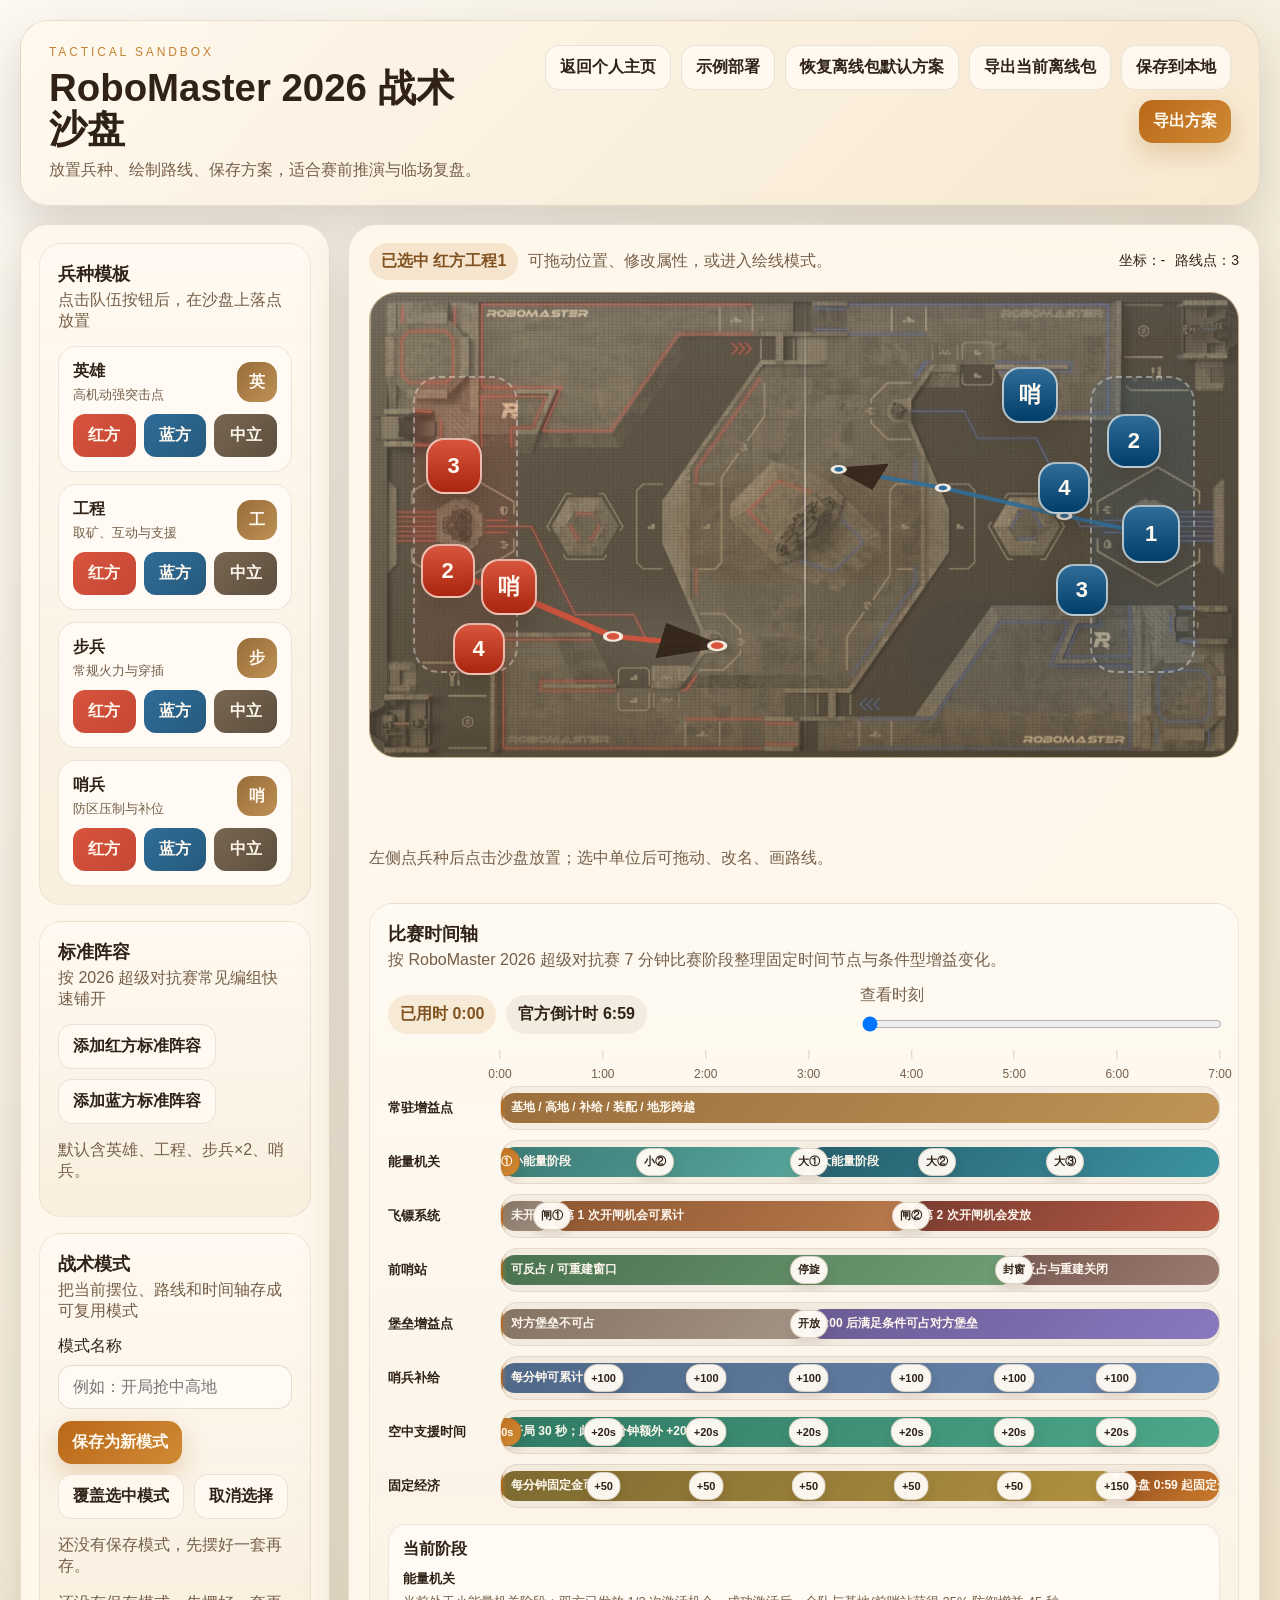
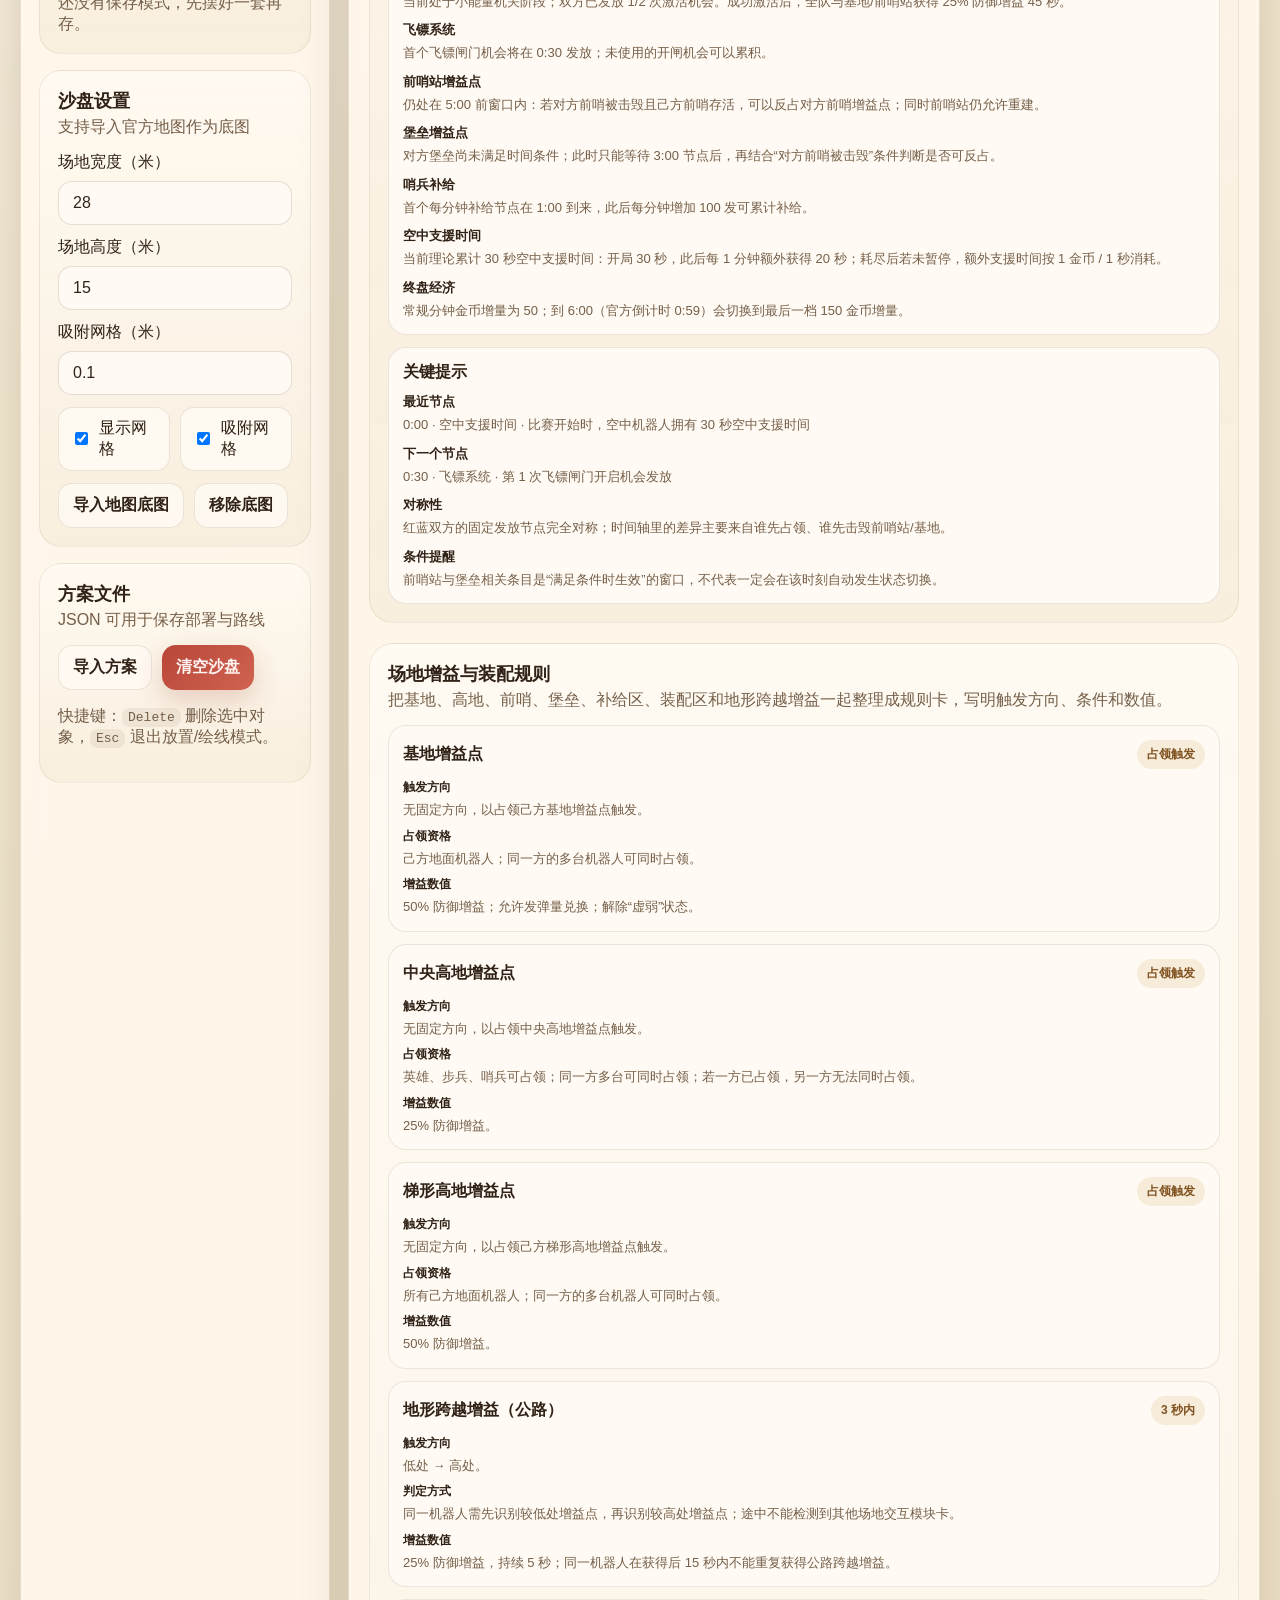
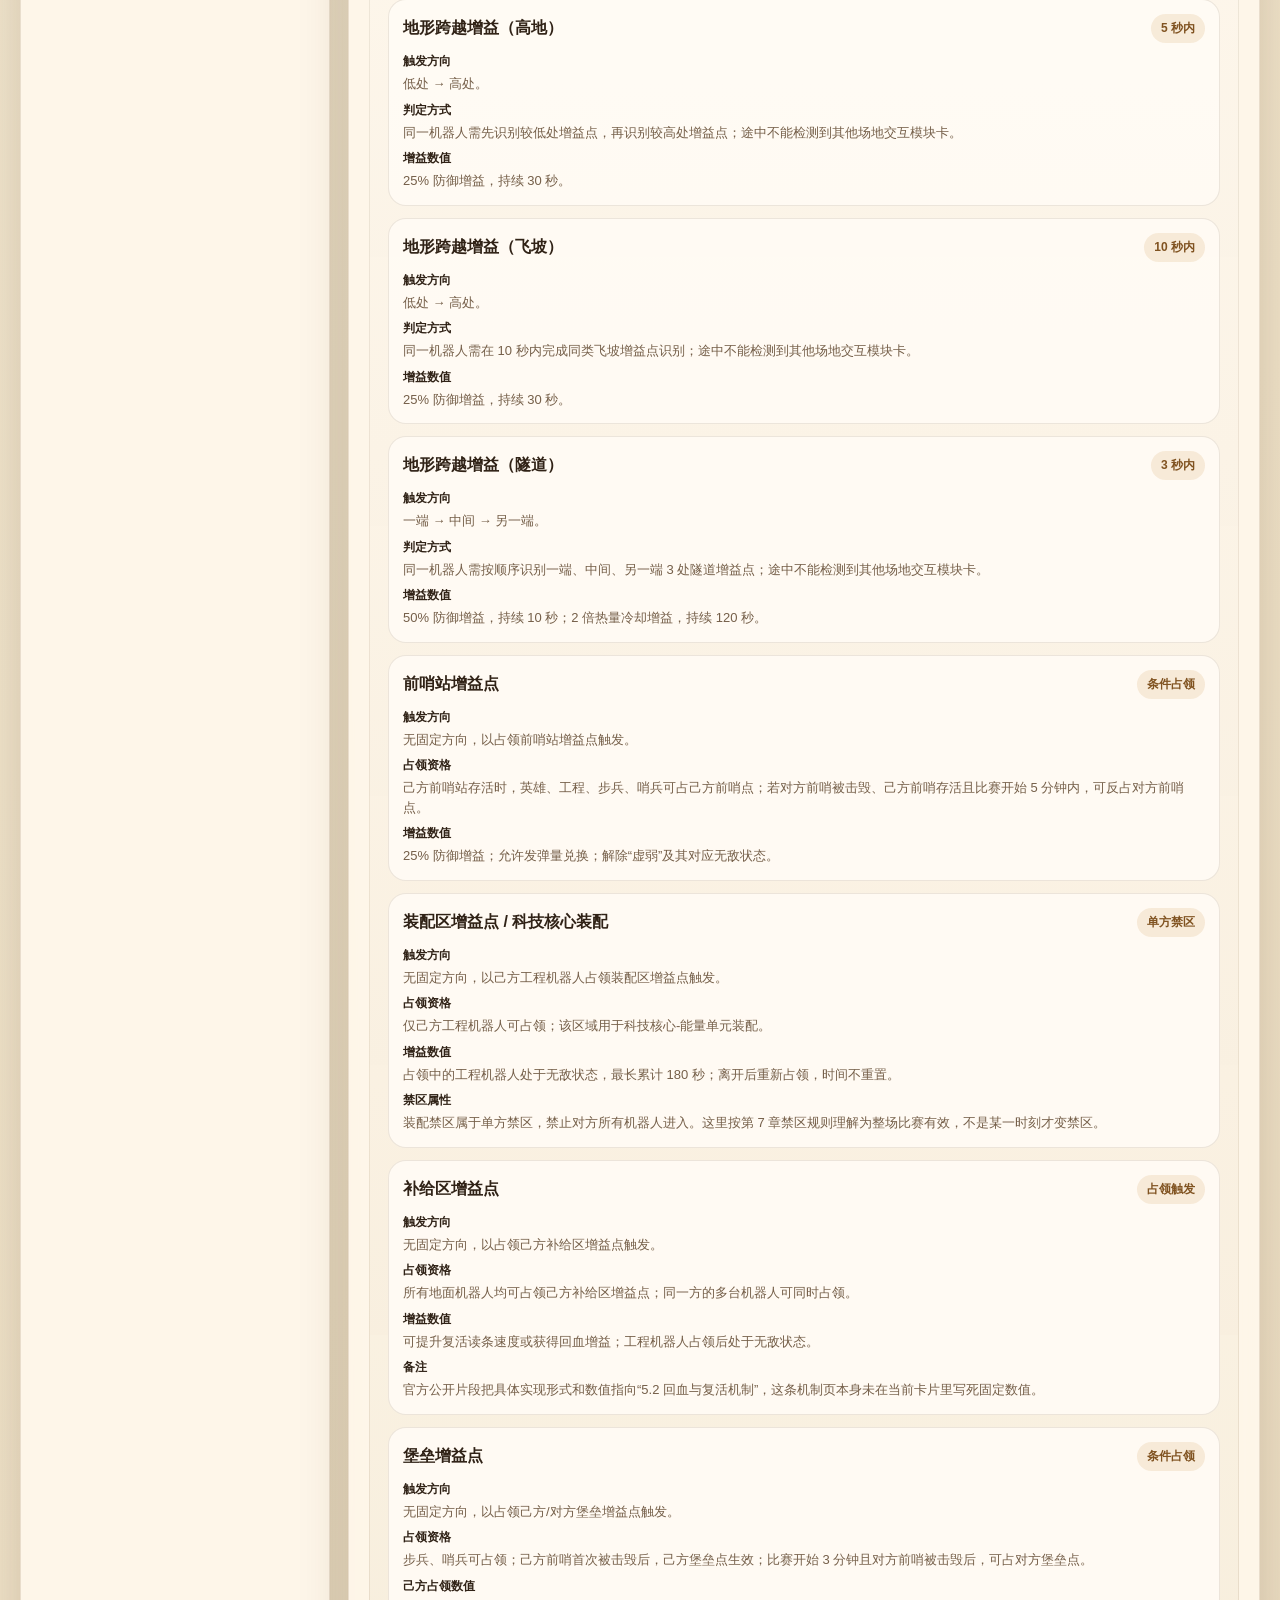
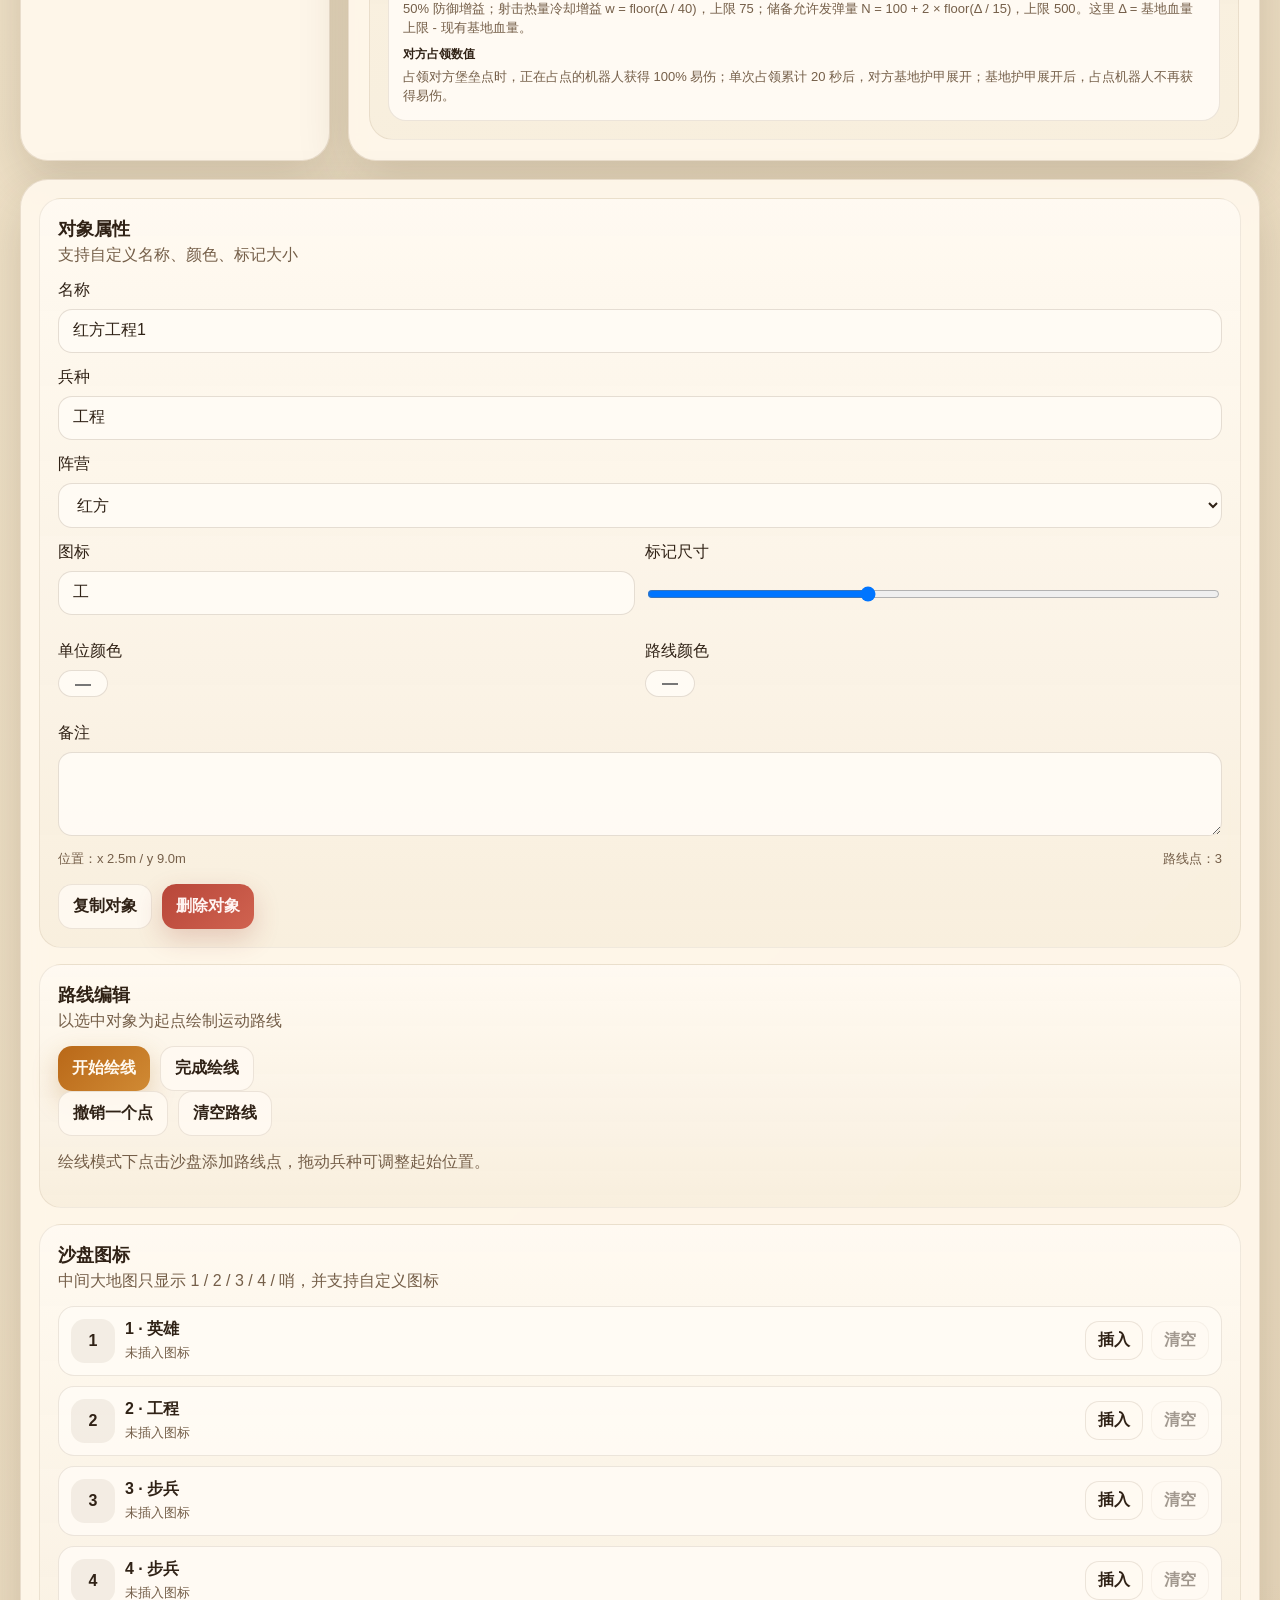
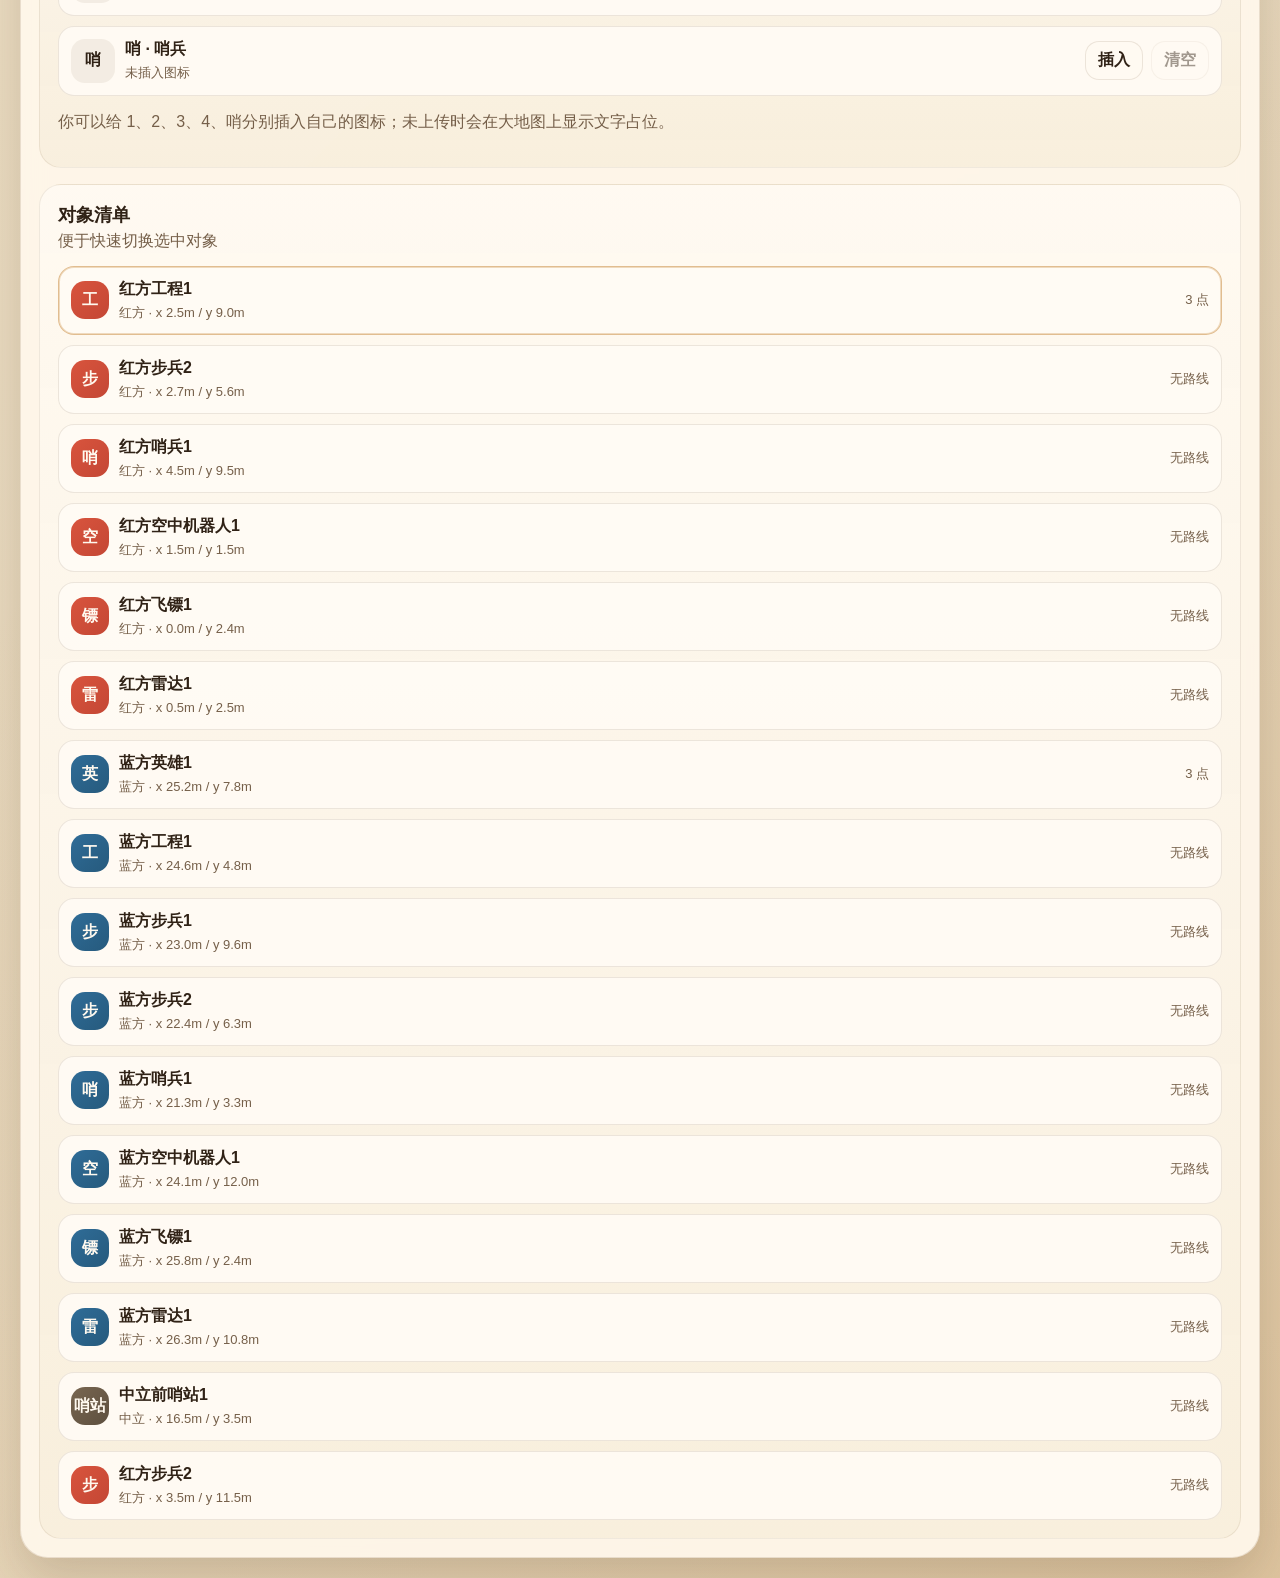
<file: RoboMaster2026-offline/index.html>
<!doctype html>
<html lang="zh-CN">
<head>
  <meta charset="utf-8">
  <meta name="viewport" content="width=device-width, initial-scale=1">
  <title>RoboMaster 2026 战术沙盘</title>
  <link rel="icon" type="image/png" href="../favicon.png">
  <link rel="stylesheet" href="styles.css">
</head>
<body>
  <div class="app-shell">
    <header class="topbar">
      <div>
        <p class="eyebrow">TACTICAL SANDBOX</p>
        <h1>RoboMaster 2026 战术沙盘</h1>
        <p class="subtitle">放置兵种、绘制路线、保存方案，适合赛前推演与临场复盘。</p>
      </div>
      <div class="topbar-actions">
        <button id="goHomeBtn" class="ghost-btn">返回个人主页</button>
        <button id="seedDemoBtn" class="ghost-btn">示例部署</button>
        <button id="loadBundleBtn" class="ghost-btn">恢复离线包默认方案</button>
        <button id="exportOfflineBtn" class="ghost-btn">导出当前离线包</button>
        <button id="saveLocalBtn" class="ghost-btn">保存到本地</button>
        <button id="exportBtn" class="primary-btn">导出方案</button>
      </div>
    </header>

    <main class="layout">
      <aside class="panel">
        <section class="section">
          <div class="section-title">
            <h2>兵种模板</h2>
            <span>点击队伍按钮后，在沙盘上落点放置</span>
          </div>
          <div id="presetList" class="preset-list"></div>
        </section>

        <section class="section">
          <div class="section-title">
            <h2>标准阵容</h2>
            <span>按 2026 超级对抗赛常见编组快速铺开</span>
          </div>
          <div class="stack-actions">
            <button id="addRedRosterBtn" class="ghost-btn">添加红方标准阵容</button>
            <button id="addBlueRosterBtn" class="ghost-btn">添加蓝方标准阵容</button>
          </div>
          <p class="help-text">默认含英雄、工程、步兵×2、哨兵。</p>
        </section>

        <section class="section">
          <div class="section-title">
            <h2>战术模式</h2>
            <span>把当前摆位、路线和时间轴存成可复用模式</span>
          </div>
          <label class="field">
            <span>模式名称</span>
            <input id="modeNameInput" type="text" maxlength="40" placeholder="例如：开局抢中高地">
          </label>
          <div class="stack-actions">
            <button id="saveModeBtn" class="primary-btn">保存为新模式</button>
            <button id="updateModeBtn" class="ghost-btn">覆盖选中模式</button>
            <button id="clearModeSelectionBtn" class="ghost-btn">取消选择</button>
          </div>
          <p id="modeLibraryMeta" class="help-text">还没有保存模式，先摆好一套再存。</p>
          <div id="modeList" class="mode-list empty-list">还没有保存模式，先摆好一套再存。</div>
        </section>

        <section class="section">
          <div class="section-title">
            <h2>沙盘设置</h2>
            <span>支持导入官方地图作为底图</span>
          </div>
          <label class="field">
            <span>场地宽度（米）</span>
            <input id="boardWidthInput" type="number" min="1" max="100" step="0.5" value="28">
          </label>
          <label class="field">
            <span>场地高度（米）</span>
            <input id="boardHeightInput" type="number" min="1" max="100" step="0.5" value="15">
          </label>
          <label class="field">
            <span>吸附网格（米）</span>
            <input id="gridStepInput" type="number" min="0.1" max="10" step="0.1" value="0.5">
          </label>
          <div class="toggle-row">
            <label class="toggle">
              <input id="showGridInput" type="checkbox" checked>
              <span>显示网格</span>
            </label>
            <label class="toggle">
              <input id="snapGridInput" type="checkbox" checked>
              <span>吸附网格</span>
            </label>
          </div>
          <div class="stack-actions">
            <button id="uploadBackgroundBtn" class="ghost-btn">导入地图底图</button>
            <button id="clearBackgroundBtn" class="ghost-btn">移除底图</button>
          </div>
        </section>

        <section class="section">
          <div class="section-title">
            <h2>方案文件</h2>
            <span>JSON 可用于保存部署与路线</span>
          </div>
          <div class="stack-actions">
            <button id="importBtn" class="ghost-btn">导入方案</button>
            <button id="clearBoardBtn" class="danger-btn">清空沙盘</button>
          </div>
          <p class="help-text">
            快捷键：<code>Delete</code> 删除选中对象，<code>Esc</code> 退出放置/绘线模式。
          </p>
        </section>
      </aside>

      <section class="board-panel">
        <div class="board-toolbar">
          <div class="toolbar-group">
            <span id="modeBadge" class="mode-badge">待命</span>
            <span id="boardHint" class="toolbar-hint">从左侧选择兵种开始布阵。</span>
          </div>
          <div class="toolbar-group compact">
            <span id="cursorMeters">坐标：-</span>
            <span id="routeCount">路线点：0</span>
          </div>
        </div>

        <div id="boardFrame" class="board-frame">
          <div id="board" class="board">
            <div class="board-surface">
              <div class="field-plate field-plate-a"></div>
              <div class="field-plate field-plate-b"></div>
              <div class="field-plate field-plate-c"></div>
              <div id="backgroundImage" class="background-image"></div>
              <div id="gridLayer" class="grid-layer"></div>
              <div class="field-lines">
                <span class="center-line"></span>
                <span class="spawn spawn-red"></span>
                <span class="spawn spawn-blue"></span>
              </div>
              <svg id="routeLayer" class="route-layer" viewBox="0 0 100 100" preserveAspectRatio="none" aria-hidden="true">
                <defs>
                  <marker id="routeArrow" markerWidth="7" markerHeight="7" refX="6" refY="3.5" orient="auto">
                    <polygon points="0 0, 7 3.5, 0 7"></polygon>
                  </marker>
                </defs>
              </svg>
              <div id="unitLayer" class="unit-layer"></div>
              <div id="ghostMarker" class="ghost-marker hidden"></div>
            </div>
          </div>
        </div>

        <div class="board-footer">
          <p>左侧点兵种后点击沙盘放置；选中单位后可拖动、改名、画路线。</p>
        </div>

        <section class="timeline-section">
          <div class="section-title">
            <h2>比赛时间轴</h2>
            <span>按 RoboMaster 2026 超级对抗赛 7 分钟比赛阶段整理固定时间节点与条件型增益变化。</span>
          </div>

          <div class="timeline-head">
            <div class="timeline-now">
              <span id="timelineElapsedLabel" class="timeline-badge">已用时 0:00</span>
              <span id="timelineCountdownLabel" class="timeline-badge ghost">官方倒计时 6:59</span>
            </div>
            <label class="timeline-slider-wrap" for="timelineSlider">
              <span>查看时刻</span>
              <input id="timelineSlider" type="range" min="0" max="420" step="1" value="0">
            </label>
          </div>

          <div id="timelineScale" class="timeline-scale"></div>
          <div id="timelineLanes" class="timeline-lanes"></div>

          <div class="timeline-summary">
            <article class="timeline-card">
              <h3>当前阶段</h3>
              <div id="timelineActiveList" class="timeline-list"></div>
            </article>
            <article class="timeline-card">
              <h3>关键提示</h3>
              <div id="timelineEventList" class="timeline-list"></div>
            </article>
          </div>
        </section>

        <section class="terrain-section">
          <div class="section-title">
            <h2>场地增益与装配规则</h2>
            <span>把基地、高地、前哨、堡垒、补给区、装配区和地形跨越增益一起整理成规则卡，写明触发方向、条件和数值。</span>
          </div>
          <div id="terrainBuffList" class="terrain-buff-list"></div>
        </section>
      </section>

      <aside class="panel detail-panel">
        <section class="section">
          <div class="section-title">
            <h2>对象属性</h2>
            <span>支持自定义名称、颜色、标记大小</span>
          </div>
          <div id="emptyState" class="empty-state">
            当前未选中对象。点击沙盘上的兵种开始编辑。
          </div>
          <div id="detailForm" class="detail-form hidden">
            <label class="field">
              <span>名称</span>
              <input id="unitNameInput" type="text" maxlength="40">
            </label>
            <label class="field">
              <span>兵种</span>
              <input id="unitTypeInput" type="text" maxlength="20">
            </label>
            <label class="field">
              <span>阵营</span>
              <select id="unitTeamInput">
                <option value="red">红方</option>
                <option value="blue">蓝方</option>
                <option value="neutral">中立</option>
              </select>
            </label>
            <div class="split-fields">
              <label class="field">
                <span>图标</span>
                <input id="unitTokenInput" type="text" maxlength="4">
              </label>
              <label class="field">
                <span>标记尺寸</span>
                <input id="unitSizeInput" type="range" min="36" max="84" step="2" value="54">
              </label>
            </div>
            <div class="split-fields">
              <label class="field">
                <span>单位颜色</span>
                <input id="unitColorInput" type="color" value="#ef5a43">
              </label>
              <label class="field">
                <span>路线颜色</span>
                <input id="routeColorInput" type="color" value="#ef5a43">
              </label>
            </div>
            <label class="field">
              <span>备注</span>
              <textarea id="unitNoteInput" rows="3" maxlength="200"></textarea>
            </label>
            <div class="meta-row">
              <span id="selectedCoords">位置：-</span>
              <span id="selectedRouteMeta">路线点：0</span>
            </div>
            <div class="stack-actions">
              <button id="duplicateBtn" class="ghost-btn">复制对象</button>
              <button id="deleteBtn" class="danger-btn">删除对象</button>
            </div>
          </div>
        </section>

        <section class="section">
          <div class="section-title">
            <h2>路线编辑</h2>
            <span>以选中对象为起点绘制运动路线</span>
          </div>
          <div class="stack-actions">
            <button id="drawRouteBtn" class="primary-btn">开始绘线</button>
            <button id="finishRouteBtn" class="ghost-btn">完成绘线</button>
          </div>
          <div class="stack-actions">
            <button id="undoPointBtn" class="ghost-btn">撤销一个点</button>
            <button id="clearRouteBtn" class="ghost-btn">清空路线</button>
          </div>
          <p class="help-text">绘线模式下点击沙盘添加路线点，拖动兵种可调整起始位置。</p>
        </section>

        <section class="section">
          <div class="section-title">
            <h2>沙盘图标</h2>
            <span>中间大地图只显示 1 / 2 / 3 / 4 / 哨，并支持自定义图标</span>
          </div>
          <div id="iconSlotList" class="icon-slot-list"></div>
          <p class="help-text">你可以给 1、2、3、4、哨分别插入自己的图标；未上传时会在大地图上显示文字占位。</p>
        </section>

        <section class="section">
          <div class="section-title">
            <h2>对象清单</h2>
            <span>便于快速切换选中对象</span>
          </div>
          <div id="unitList" class="unit-list empty-list">还没有兵种，先放一个试试。</div>
        </section>
      </aside>
    </main>
  </div>

  <input id="backgroundInput" type="file" accept="image/*" hidden>
  <input id="importInput" type="file" accept=".json,application/json" hidden>
  <input id="boardIconInput" type="file" accept="image/*" hidden>

  <script src="bundle-source.js"></script>
  <script src="bundle-state.js"></script>
  <script src="app.js"></script>
</body>
</html>
</file>
<file: RoboMaster2026-offline/styles.css>
:root {
  --bg: #f3ead7;
  --panel: rgba(255, 248, 236, 0.92);
  --panel-strong: rgba(255, 244, 225, 0.96);
  --line: rgba(80, 51, 26, 0.16);
  --line-strong: rgba(80, 51, 26, 0.28);
  --text: #302216;
  --muted: #755f49;
  --red: #d8543d;
  --blue: #2f6c97;
  --neutral: #786650;
  --accent: #c58434;
  --shadow: 0 20px 50px rgba(63, 44, 23, 0.18);
}

* {
  box-sizing: border-box;
}

html,
body {
  margin: 0;
  min-height: 100%;
  font-family: "Noto Sans SC", "Microsoft YaHei UI", "Segoe UI", sans-serif;
  color: var(--text);
  background:
    radial-gradient(circle at top left, rgba(255, 255, 255, 0.7), transparent 25%),
    radial-gradient(circle at bottom right, rgba(197, 132, 52, 0.18), transparent 20%),
    linear-gradient(135deg, #f5ecd8, #efe1c7 52%, #e4d3b7);
}

body {
  padding: 20px;
}

button,
input,
select,
textarea {
  font: inherit;
}

button {
  cursor: pointer;
  border: 0;
  border-radius: 14px;
  transition: transform 0.15s ease, box-shadow 0.15s ease, background 0.15s ease;
}

button:hover {
  transform: translateY(-1px);
}

button:active {
  transform: translateY(0);
}

.hidden {
  display: none !important;
}

.app-shell {
  display: flex;
  flex-direction: column;
  gap: 18px;
  max-width: 1600px;
  margin: 0 auto;
}

.topbar {
  display: flex;
  justify-content: space-between;
  gap: 18px;
  align-items: flex-start;
  padding: 24px 28px;
  border: 1px solid rgba(104, 74, 35, 0.14);
  border-radius: 28px;
  background: linear-gradient(135deg, rgba(255, 248, 237, 0.88), rgba(246, 232, 207, 0.92));
  box-shadow: var(--shadow);
}

.eyebrow {
  margin: 0 0 8px;
  font-size: 12px;
  letter-spacing: 0.24em;
  color: var(--accent);
}

.topbar h1 {
  margin: 0;
  font-size: clamp(28px, 3vw, 40px);
  line-height: 1.08;
}

.subtitle {
  margin: 10px 0 0;
  max-width: 700px;
  color: var(--muted);
}

.topbar-actions {
  display: flex;
  gap: 10px;
  flex-wrap: wrap;
  justify-content: flex-end;
}

.layout {
  display: grid;
  grid-template-columns: minmax(260px, 320px) minmax(0, 1fr) minmax(280px, 340px);
  gap: 18px;
  min-height: 0;
}

.panel,
.board-panel {
  border: 1px solid rgba(104, 74, 35, 0.14);
  border-radius: 28px;
  background: var(--panel);
  box-shadow: var(--shadow);
  backdrop-filter: blur(12px);
}

.panel {
  padding: 18px;
  display: flex;
  flex-direction: column;
  gap: 16px;
}

.section {
  padding: 18px;
  border-radius: 22px;
  background: linear-gradient(180deg, rgba(255, 250, 242, 0.88), rgba(247, 237, 219, 0.84));
  border: 1px solid rgba(108, 77, 39, 0.1);
}

.section-title {
  margin-bottom: 14px;
  display: flex;
  flex-direction: column;
  gap: 4px;
}

.section-title h2 {
  margin: 0;
  font-size: 18px;
}

.section-title span,
.help-text,
.meta-row,
.board-footer,
.toolbar-hint {
  color: var(--muted);
}

.field {
  display: flex;
  flex-direction: column;
  gap: 8px;
  margin-bottom: 12px;
}

.field:last-child {
  margin-bottom: 0;
}

.field input,
.field select,
.field textarea {
  padding: 12px 14px;
  border-radius: 14px;
  border: 1px solid rgba(94, 66, 35, 0.16);
  background: rgba(255, 251, 245, 0.95);
  color: var(--text);
}

.field textarea {
  resize: vertical;
  min-height: 84px;
}

.toggle-row,
.split-fields,
.meta-row,
.toolbar-group,
.stack-actions {
  display: flex;
  gap: 10px;
}

.toggle-row,
.split-fields {
  margin-bottom: 12px;
}

.split-fields > * {
  flex: 1;
}

.toggle {
  flex: 1;
  display: flex;
  gap: 8px;
  align-items: center;
  padding: 10px 12px;
  border-radius: 14px;
  background: rgba(255, 250, 242, 0.95);
  border: 1px solid rgba(94, 66, 35, 0.12);
}

.stack-actions {
  flex-wrap: wrap;
}

.primary-btn,
.ghost-btn,
.danger-btn,
.team-button {
  padding: 11px 14px;
  font-weight: 700;
}

.primary-btn {
  color: #fff9ef;
  background: linear-gradient(135deg, #b96818, #d08a34);
  box-shadow: 0 10px 26px rgba(177, 111, 34, 0.28);
}

.ghost-btn {
  color: var(--text);
  background: rgba(255, 250, 242, 0.9);
  border: 1px solid rgba(99, 69, 37, 0.12);
}

.danger-btn {
  color: #fff4f2;
  background: linear-gradient(135deg, #b84639, #d06350);
  box-shadow: 0 10px 26px rgba(160, 63, 51, 0.22);
}

.board-panel {
  display: flex;
  flex-direction: column;
  overflow: hidden;
}

.board-toolbar {
  display: flex;
  justify-content: space-between;
  align-items: center;
  gap: 10px;
  padding: 18px 20px 12px;
}

.toolbar-group {
  align-items: center;
  flex-wrap: wrap;
}

.toolbar-group.compact {
  justify-content: flex-end;
  font-size: 14px;
}

.mode-badge {
  display: inline-flex;
  align-items: center;
  padding: 8px 12px;
  border-radius: 999px;
  background: rgba(197, 132, 52, 0.16);
  color: #805321;
  font-weight: 700;
}

.board-frame {
  padding: 0 20px 20px;
  flex: 1;
  min-height: 540px;
}

.board {
  position: relative;
  width: 100%;
  height: 100%;
  min-height: 520px;
}

.board-surface {
  position: relative;
  width: 100%;
  aspect-ratio: 28 / 15;
  max-height: calc(100vh - 260px);
  min-height: 420px;
  overflow: hidden;
  border-radius: 28px;
  border: 1px solid rgba(100, 70, 35, 0.22);
  background:
    linear-gradient(180deg, rgba(217, 196, 160, 0.8), rgba(200, 176, 135, 0.88)),
    linear-gradient(90deg, rgba(255, 255, 255, 0.14), transparent 18%, transparent 82%, rgba(255, 255, 255, 0.12));
  box-shadow: inset 0 18px 30px rgba(255, 255, 255, 0.18), inset 0 -20px 24px rgba(108, 78, 40, 0.14);
}

.field-plate {
  position: absolute;
  border-radius: 999px;
  filter: blur(2px);
}

.field-plate-a {
  inset: 6% auto auto 3%;
  width: 28%;
  height: 20%;
  background: rgba(255, 235, 194, 0.22);
}

.field-plate-b {
  inset: auto 4% 10% auto;
  width: 34%;
  height: 24%;
  background: rgba(121, 167, 205, 0.12);
}

.field-plate-c {
  inset: 38% auto auto 35%;
  width: 30%;
  height: 24%;
  background: rgba(189, 142, 74, 0.12);
}

.background-image,
.grid-layer,
.route-layer,
.unit-layer,
.ghost-marker,
.field-lines {
  position: absolute;
  inset: 0;
}

.background-image,
.grid-layer,
.route-layer,
.ghost-marker,
.field-lines {
  pointer-events: none;
}

.background-image {
  background-position: center;
  background-size: cover;
  opacity: 0.7;
  mix-blend-mode: multiply;
}

.grid-layer {
  background-image:
    linear-gradient(to right, rgba(66, 47, 24, 0.14) 1px, transparent 1px),
    linear-gradient(to bottom, rgba(66, 47, 24, 0.14) 1px, transparent 1px);
}

.field-lines .center-line {
  position: absolute;
  left: 50%;
  top: 0;
  width: 2px;
  height: 100%;
  background: linear-gradient(180deg, transparent, rgba(255, 255, 255, 0.5), transparent);
}

.spawn {
  position: absolute;
  top: 18%;
  bottom: 18%;
  width: 12%;
  border: 2px dashed rgba(255, 255, 255, 0.38);
  border-radius: 26px;
}

.spawn-red {
  left: 5%;
  background: linear-gradient(180deg, rgba(216, 84, 61, 0.16), rgba(216, 84, 61, 0.06));
}

.spawn-blue {
  right: 5%;
  background: linear-gradient(180deg, rgba(47, 108, 151, 0.16), rgba(47, 108, 151, 0.06));
}

.route-layer {
  width: 100%;
  height: 100%;
  display: block;
  overflow: visible;
}

#routeArrow polygon {
  fill: currentColor;
}

.route-path {
  fill: none;
  stroke-width: 0.85;
  stroke-linecap: round;
  stroke-linejoin: round;
  marker-end: url(#routeArrow);
  opacity: 0.88;
}

.route-path.selected {
  stroke-width: 1.1;
  filter: drop-shadow(0 0 6px rgba(255, 255, 255, 0.55));
}

.route-dots circle {
  stroke: rgba(255, 248, 238, 0.9);
  stroke-width: 0.45;
}

.unit-layer {
  pointer-events: none;
}

.unit-token {
  position: absolute;
  transform: translate(-50%, -50%);
  pointer-events: auto;
  display: grid;
  place-items: center;
  padding: 0;
  color: #fff9f2;
  border-radius: 18px;
  border: 2px solid rgba(255, 248, 238, 0.68);
  box-shadow: 0 12px 22px rgba(54, 36, 20, 0.24);
  user-select: none;
  touch-action: none;
  overflow: hidden;
}

.unit-token::after {
  content: "";
  position: absolute;
  inset: -6px;
  border-radius: 24px;
  border: 1px dashed transparent;
}

.unit-token.selected::after {
  border-color: rgba(255, 252, 246, 0.95);
}

.unit-token.red {
  background: linear-gradient(180deg, rgba(216, 84, 61, 0.96), rgba(179, 60, 43, 0.96));
}

.unit-token.blue {
  background: linear-gradient(180deg, rgba(47, 108, 151, 0.96), rgba(28, 75, 109, 0.96));
}

.unit-token.neutral {
  background: linear-gradient(180deg, rgba(120, 102, 80, 0.96), rgba(92, 78, 62, 0.96));
}

.unit-token img {
  position: relative;
  z-index: 1;
  width: 100%;
  height: 100%;
  object-fit: cover;
}

.token-code {
  position: relative;
  z-index: 1;
  font-size: 22px;
  font-weight: 800;
  line-height: 1;
}

.ghost-marker {
  width: 22px;
  height: 22px;
  margin-left: -11px;
  margin-top: -11px;
  border-radius: 50%;
  border: 2px solid rgba(255, 249, 239, 0.92);
  box-shadow: 0 0 0 5px rgba(197, 132, 52, 0.25);
  background: rgba(197, 132, 52, 0.3);
  pointer-events: none;
}

.board-footer {
  padding: 0 20px 18px;
}

.timeline-section {
  margin: 0 20px 20px;
  padding: 18px;
  border-radius: 24px;
  background: linear-gradient(180deg, rgba(255, 250, 242, 0.94), rgba(247, 237, 219, 0.9));
  border: 1px solid rgba(108, 77, 39, 0.1);
}

.timeline-head {
  display: flex;
  justify-content: space-between;
  gap: 16px;
  align-items: end;
  margin-bottom: 16px;
}

.timeline-now {
  display: flex;
  gap: 10px;
  flex-wrap: wrap;
}

.timeline-badge {
  display: inline-flex;
  align-items: center;
  padding: 9px 12px;
  border-radius: 999px;
  background: rgba(197, 132, 52, 0.14);
  color: #805321;
  font-weight: 700;
}

.timeline-badge.ghost {
  background: rgba(108, 77, 39, 0.08);
  color: var(--text);
}

.timeline-slider-wrap {
  min-width: min(100%, 360px);
  display: flex;
  flex-direction: column;
  gap: 8px;
  color: var(--muted);
}

.timeline-slider-wrap input {
  width: 100%;
}

.timeline-scale {
  position: relative;
  height: 26px;
  margin: 0 0 10px 112px;
}

.timeline-tick {
  position: absolute;
  top: 0;
  transform: translateX(-50%);
}

.timeline-tick::before {
  content: "";
  display: block;
  width: 1px;
  height: 9px;
  margin: 0 auto 5px;
  background: rgba(108, 77, 39, 0.24);
}

.timeline-tick-label {
  font-size: 12px;
  color: var(--muted);
  white-space: nowrap;
}

.timeline-lanes {
  display: grid;
  gap: 10px;
}

.timeline-lane {
  display: grid;
  grid-template-columns: 100px minmax(0, 1fr);
  gap: 12px;
  align-items: center;
}

.timeline-lane-label {
  font-size: 13px;
  font-weight: 700;
  color: var(--text);
}

.timeline-track {
  position: relative;
  min-height: 44px;
  border-radius: 18px;
  background: rgba(108, 77, 39, 0.06);
  border: 1px solid rgba(108, 77, 39, 0.12);
  overflow: hidden;
}

.timeline-cursor {
  position: absolute;
  top: 0;
  bottom: 0;
  width: 2px;
  background: rgba(184, 104, 24, 0.82);
  box-shadow: 0 0 0 3px rgba(197, 132, 52, 0.16);
  z-index: 5;
}

.timeline-segment {
  position: absolute;
  top: 6px;
  bottom: 6px;
  display: flex;
  align-items: center;
  padding: 0 10px;
  border-radius: 14px;
  font-size: 12px;
  font-weight: 700;
  white-space: nowrap;
  overflow: hidden;
  color: #fff8ef;
}

.timeline-segment.always {
  background: linear-gradient(135deg, #9a6f3d, #bf9456);
}

.timeline-segment.energy-small {
  background: linear-gradient(135deg, #3d7b75, #56a79c);
}

.timeline-segment.energy-big {
  background: linear-gradient(135deg, #265f6d, #3b93a2);
}

.timeline-segment.dart {
  background: linear-gradient(135deg, #8f5833, #b97a4d);
}

.timeline-segment.dart-strong {
  background: linear-gradient(135deg, #7b3c30, #b45a45);
}

.timeline-segment.outpost-open {
  background: linear-gradient(135deg, #4a7250, #6f9e75);
}

.timeline-segment.outpost-closed {
  background: linear-gradient(135deg, #7a5d54, #9b7a70);
}

.timeline-segment.locked {
  background: linear-gradient(135deg, #857363, #a59587);
}

.timeline-segment.conditional {
  background: linear-gradient(135deg, #6a5b93, #8a78c0);
}

.timeline-segment.sentry {
  background: linear-gradient(135deg, #4f6888, #6a8ab2);
}

.timeline-segment.air-support {
  background: linear-gradient(135deg, #2f7a63, #4ea88a);
}

.timeline-segment.economy {
  background: linear-gradient(135deg, #7d6a31, #b1913f);
}

.timeline-segment.economy-end {
  background: linear-gradient(135deg, #8f4d1f, #cd7b2b);
}

.timeline-marker {
  position: absolute;
  top: 50%;
  transform: translate(-50%, -50%);
  min-width: 28px;
  height: 28px;
  padding: 0 7px;
  border-radius: 999px;
  background: rgba(255, 251, 245, 0.96);
  border: 1px solid rgba(108, 77, 39, 0.22);
  color: var(--text);
  font-size: 11px;
  font-weight: 800;
  box-shadow: 0 6px 12px rgba(63, 44, 23, 0.12);
  z-index: 6;
}

.timeline-marker.past {
  background: linear-gradient(135deg, #b96818, #d08a34);
  color: #fff9ef;
}

.timeline-summary {
  margin-top: 16px;
  display: grid;
  grid-template-columns: repeat(2, minmax(0, 1fr));
  gap: 12px;
}

.terrain-section {
  margin: 0 20px 20px;
  padding: 18px;
  border-radius: 24px;
  background: linear-gradient(180deg, rgba(255, 250, 242, 0.94), rgba(247, 237, 219, 0.9));
  border: 1px solid rgba(108, 77, 39, 0.1);
}

.terrain-buff-list {
  display: grid;
  grid-template-columns: repeat(3, minmax(0, 1fr));
  gap: 12px;
}

.terrain-buff-card {
  padding: 14px;
  border-radius: 18px;
  background: rgba(255, 251, 245, 0.92);
  border: 1px solid rgba(102, 74, 43, 0.12);
  display: grid;
  gap: 10px;
}

.terrain-buff-head {
  display: flex;
  align-items: center;
  justify-content: space-between;
  gap: 10px;
}

.terrain-buff-title {
  font-size: 16px;
  font-weight: 800;
}

.terrain-buff-window {
  padding: 6px 10px;
  border-radius: 999px;
  background: rgba(197, 132, 52, 0.14);
  color: #805321;
  font-size: 12px;
  font-weight: 800;
  white-space: nowrap;
}

.terrain-buff-body {
  display: grid;
  gap: 8px;
}

.terrain-buff-line {
  display: grid;
  gap: 4px;
}

.terrain-buff-label {
  font-size: 12px;
  font-weight: 800;
  color: var(--text);
}

.terrain-buff-text {
  font-size: 13px;
  line-height: 1.5;
  color: var(--muted);
}

.timeline-card {
  padding: 14px;
  border-radius: 18px;
  background: rgba(255, 251, 245, 0.92);
  border: 1px solid rgba(102, 74, 43, 0.12);
}

.timeline-card h3 {
  margin: 0 0 10px;
  font-size: 16px;
}

.timeline-list {
  display: grid;
  gap: 10px;
}

.timeline-list-item {
  display: grid;
  gap: 4px;
}

.timeline-list-title {
  font-size: 13px;
  font-weight: 800;
  color: var(--text);
}

.timeline-list-text {
  font-size: 13px;
  line-height: 1.5;
  color: var(--muted);
}

.mode-list {
  display: grid;
  gap: 10px;
}

.mode-card {
  display: grid;
  gap: 10px;
  padding: 12px;
  border-radius: 16px;
  background: rgba(255, 251, 245, 0.92);
  border: 1px solid rgba(102, 74, 43, 0.12);
}

.mode-card.selected {
  border-color: rgba(197, 132, 52, 0.52);
  box-shadow: inset 0 0 0 1px rgba(197, 132, 52, 0.28);
}

.mode-card-main {
  padding: 0;
  display: grid;
  gap: 6px;
  background: transparent;
  color: inherit;
  text-align: left;
}

.mode-card-top {
  display: flex;
  gap: 10px;
  align-items: center;
  justify-content: space-between;
}

.mode-card-title {
  font-weight: 800;
}

.mode-card-badge {
  padding: 6px 10px;
  border-radius: 999px;
  background: rgba(197, 132, 52, 0.14);
  color: #805321;
  font-size: 12px;
  font-weight: 800;
  white-space: nowrap;
}

.mode-card-subtitle,
.mode-card-stamp {
  font-size: 13px;
  color: var(--muted);
}

.mode-card-actions {
  display: flex;
  gap: 8px;
  flex-wrap: wrap;
}

.mode-action-btn {
  padding: 8px 12px;
}

.icon-slot-list {
  display: grid;
  gap: 10px;
}

.icon-slot-card {
  display: grid;
  grid-template-columns: auto minmax(0, 1fr) auto;
  gap: 10px;
  align-items: center;
  padding: 12px;
  border-radius: 16px;
  background: rgba(255, 251, 245, 0.92);
  border: 1px solid rgba(102, 74, 43, 0.12);
}

.icon-slot-preview {
  width: 44px;
  height: 44px;
  border-radius: 14px;
  overflow: hidden;
  display: grid;
  place-items: center;
  background: rgba(108, 77, 39, 0.08);
  color: var(--text);
  font-weight: 800;
}

.icon-slot-preview img {
  width: 100%;
  height: 100%;
  object-fit: cover;
}

.icon-slot-meta {
  min-width: 0;
}

.icon-slot-title {
  font-weight: 700;
}

.icon-slot-subtitle {
  margin-top: 4px;
  font-size: 13px;
  color: var(--muted);
}

.icon-slot-actions {
  display: flex;
  gap: 8px;
  flex-wrap: wrap;
}

.icon-action-btn {
  padding: 8px 12px;
}

.icon-action-btn:disabled {
  opacity: 0.45;
  cursor: default;
  transform: none;
}

.preset-list {
  display: grid;
  gap: 12px;
}

.preset-card {
  display: grid;
  gap: 10px;
  padding: 14px;
  border-radius: 18px;
  background: rgba(255, 251, 245, 0.92);
  border: 1px solid rgba(102, 74, 43, 0.12);
}

.preset-top {
  display: flex;
  justify-content: space-between;
  gap: 10px;
  align-items: center;
}

.preset-meta {
  display: flex;
  flex-direction: column;
  gap: 4px;
}

.preset-label {
  font-weight: 800;
}

.preset-desc {
  font-size: 13px;
  color: var(--muted);
}

.preset-token {
  width: 40px;
  height: 40px;
  border-radius: 14px;
  display: grid;
  place-items: center;
  color: #fff8ef;
  font-weight: 800;
  background: linear-gradient(135deg, rgba(146, 101, 46, 0.95), rgba(187, 139, 76, 0.95));
}

.preset-actions {
  display: grid;
  grid-template-columns: repeat(3, minmax(0, 1fr));
  gap: 8px;
}

.team-button {
  border-radius: 12px;
  color: #fff9ef;
}

.team-button.red {
  background: linear-gradient(135deg, var(--red), #c44735);
}

.team-button.blue {
  background: linear-gradient(135deg, var(--blue), #265a7d);
}

.team-button.neutral {
  background: linear-gradient(135deg, var(--neutral), #5d4f3f);
}

.detail-form {
  display: grid;
  gap: 2px;
}

.empty-state {
  padding: 16px;
  border-radius: 18px;
  background: rgba(255, 251, 245, 0.86);
  border: 1px dashed rgba(102, 74, 43, 0.18);
  color: var(--muted);
}

.meta-row {
  justify-content: space-between;
  font-size: 13px;
  margin-bottom: 14px;
}

.unit-list {
  display: grid;
  gap: 10px;
}

.empty-list {
  color: var(--muted);
}

.unit-row {
  display: grid;
  grid-template-columns: auto minmax(0, 1fr) auto;
  gap: 10px;
  align-items: center;
  padding: 12px;
  border-radius: 16px;
  background: rgba(255, 251, 245, 0.92);
  border: 1px solid rgba(102, 74, 43, 0.12);
}

.unit-row.selected {
  border-color: rgba(197, 132, 52, 0.52);
  box-shadow: inset 0 0 0 1px rgba(197, 132, 52, 0.28);
}

.unit-row button {
  padding: 0;
  background: transparent;
  color: inherit;
  text-align: left;
}

.unit-chip {
  width: 38px;
  height: 38px;
  border-radius: 14px;
  display: grid;
  place-items: center;
  color: #fff9ef;
  font-weight: 800;
}

.unit-row.red .unit-chip {
  background: linear-gradient(135deg, var(--red), #c44735);
}

.unit-row.blue .unit-chip {
  background: linear-gradient(135deg, var(--blue), #265a7d);
}

.unit-row.neutral .unit-chip {
  background: linear-gradient(135deg, var(--neutral), #5d4f3f);
}

.unit-row-meta {
  display: flex;
  flex-direction: column;
  gap: 4px;
  min-width: 0;
}

.unit-row-name {
  font-weight: 700;
  overflow: hidden;
  text-overflow: ellipsis;
  white-space: nowrap;
}

.unit-row-sub {
  font-size: 13px;
  color: var(--muted);
}

code {
  padding: 2px 6px;
  border-radius: 8px;
  background: rgba(108, 77, 39, 0.08);
}

@media (max-width: 1280px) {
  .layout {
    grid-template-columns: minmax(240px, 310px) minmax(0, 1fr);
  }

  .detail-panel {
    grid-column: 1 / -1;
  }

  .timeline-summary,
  .terrain-buff-list {
    grid-template-columns: 1fr;
  }
}

@media (max-width: 960px) {
  body {
    padding: 14px;
  }

  .topbar {
    flex-direction: column;
  }

  .layout {
    grid-template-columns: 1fr;
  }

  .board-toolbar {
    flex-direction: column;
    align-items: flex-start;
  }

  .board-frame {
    min-height: 360px;
  }

  .board-surface {
    min-height: 320px;
  }

  .timeline-head,
  .timeline-lane {
    grid-template-columns: 1fr;
    display: grid;
  }

  .timeline-scale {
    margin-left: 0;
  }

  .timeline-lane-label {
    margin-bottom: -4px;
  }
}
</file>
